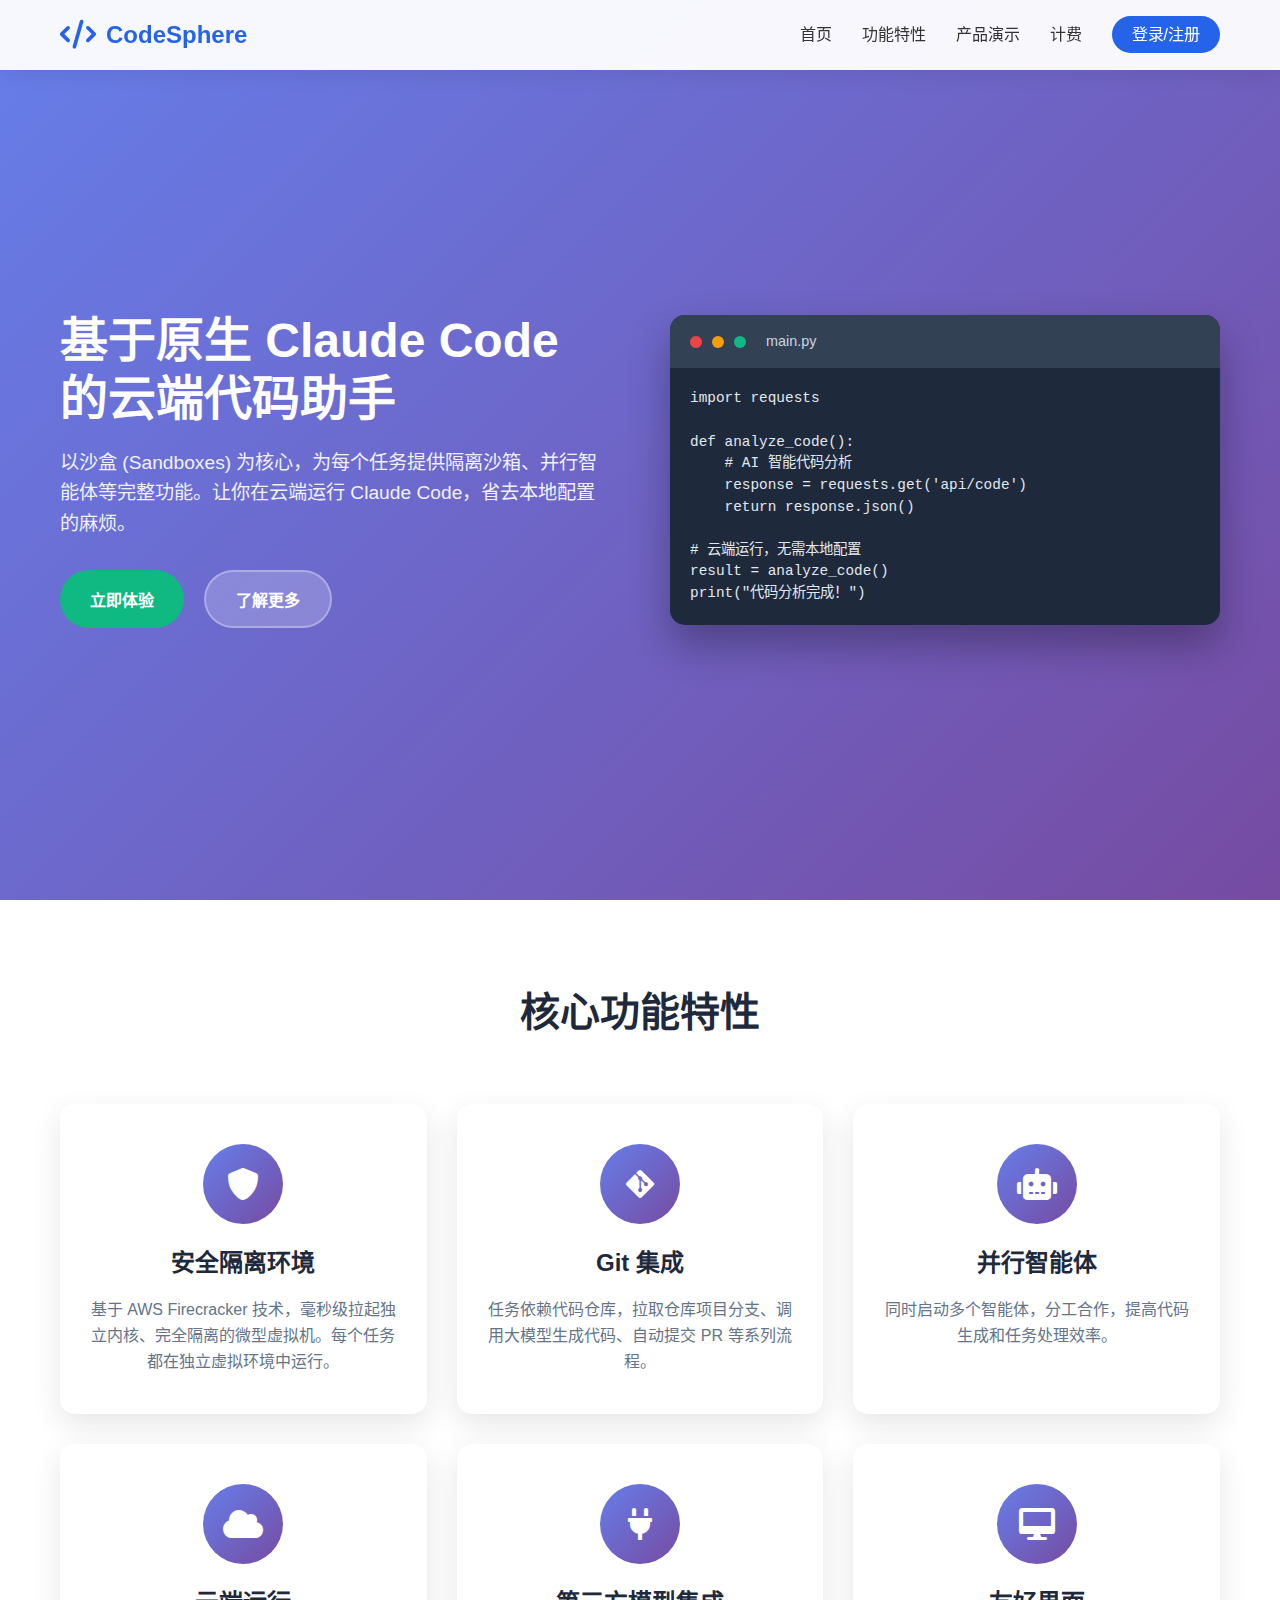
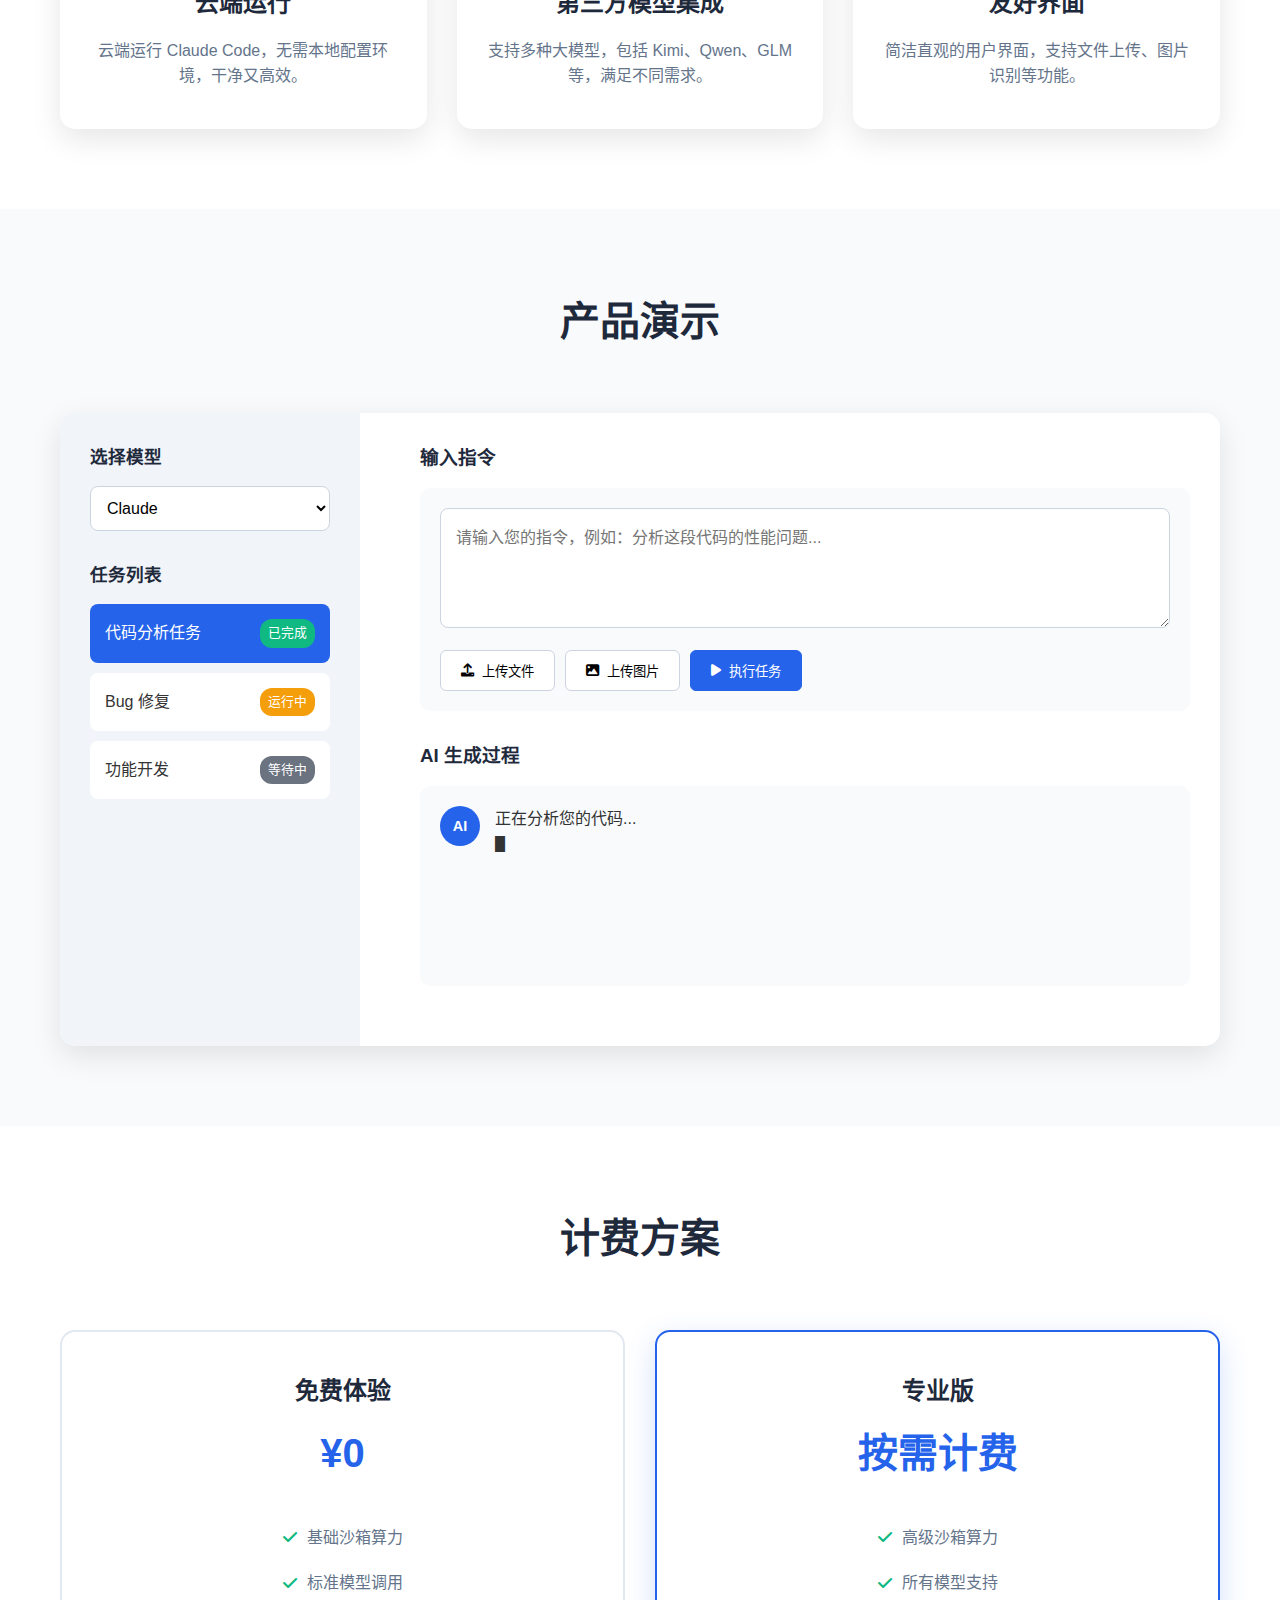
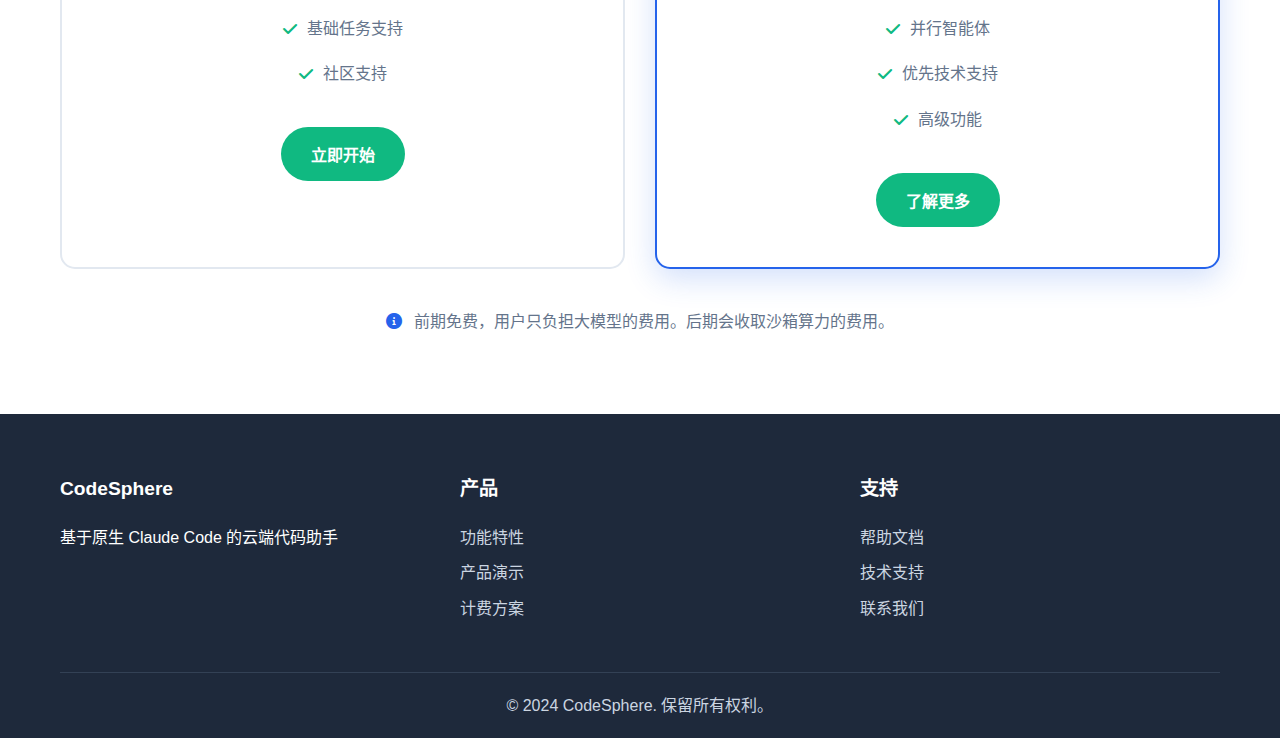
<file: index.html>
<!DOCTYPE html>
<html lang="zh-CN">
<head>
    <meta charset="UTF-8">
    <meta name="viewport" content="width=device-width, initial-scale=1.0">
    <title>CodeSphere - 云端代码助手</title>
    <link rel="stylesheet" href="styles.css">
    <link href="https://cdnjs.cloudflare.com/ajax/libs/font-awesome/6.0.0/css/all.min.css" rel="stylesheet">
</head>
<body>
    <!-- 导航栏 -->
    <nav class="navbar">
        <div class="nav-container">
            <div class="nav-logo">
                <i class="fas fa-code"></i>
                <span>CodeSphere</span>
            </div>
            <ul class="nav-menu">
                <li><a href="#home">首页</a></li>
                <li><a href="#features">功能特性</a></li>
                <li><a href="#demo">产品演示</a></li>
                <li><a href="#pricing">计费</a></li>
                <li><a href="#login" class="login-btn">登录/注册</a></li>
            </ul>
        </div>
    </nav>

    <!-- 主页横幅 -->
    <section id="home" class="hero">
        <div class="hero-container">
            <div class="hero-content">
                <h1>基于原生 Claude Code 的云端代码助手</h1>
                <p>以沙盒 (Sandboxes) 为核心，为每个任务提供隔离沙箱、并行智能体等完整功能。让你在云端运行 Claude Code，省去本地配置的麻烦。</p>
                <div class="hero-buttons">
                    <button class="btn-primary" onclick="scrollToDemo()">立即体验</button>
                    <button class="btn-secondary" onclick="scrollToFeatures()">了解更多</button>
                </div>
            </div>
            <div class="hero-image">
                <div class="code-preview">
                    <div class="code-header">
                        <span class="dot red"></span>
                        <span class="dot yellow"></span>
                        <span class="dot green"></span>
                        <span class="filename">main.py</span>
                    </div>
                    <div class="code-content">
                        <pre><code>import requests

def analyze_code():
    # AI 智能代码分析
    response = requests.get('api/code')
    return response.json()

# 云端运行，无需本地配置
result = analyze_code()
print("代码分析完成！")</code></pre>
                    </div>
                </div>
            </div>
        </div>
    </section>

    <!-- 功能特性 -->
    <section id="features" class="features">
        <div class="container">
            <h2>核心功能特性</h2>
            <div class="features-grid">
                <div class="feature-card">
                    <div class="feature-icon">
                        <i class="fas fa-shield-alt"></i>
                    </div>
                    <h3>安全隔离环境</h3>
                    <p>基于 AWS Firecracker 技术，毫秒级拉起独立内核、完全隔离的微型虚拟机。每个任务都在独立虚拟环境中运行。</p>
                </div>
                <div class="feature-card">
                    <div class="feature-icon">
                        <i class="fab fa-git-alt"></i>
                    </div>
                    <h3>Git 集成</h3>
                    <p>任务依赖代码仓库，拉取仓库项目分支、调用大模型生成代码、自动提交 PR 等系列流程。</p>
                </div>
                <div class="feature-card">
                    <div class="feature-icon">
                        <i class="fas fa-robot"></i>
                    </div>
                    <h3>并行智能体</h3>
                    <p>同时启动多个智能体，分工合作，提高代码生成和任务处理效率。</p>
                </div>
                <div class="feature-card">
                    <div class="feature-icon">
                        <i class="fas fa-cloud"></i>
                    </div>
                    <h3>云端运行</h3>
                    <p>云端运行 Claude Code，无需本地配置环境，干净又高效。</p>
                </div>
                <div class="feature-card">
                    <div class="feature-icon">
                        <i class="fas fa-plug"></i>
                    </div>
                    <h3>第三方模型集成</h3>
                    <p>支持多种大模型，包括 Kimi、Qwen、GLM 等，满足不同需求。</p>
                </div>
                <div class="feature-card">
                    <div class="feature-icon">
                        <i class="fas fa-desktop"></i>
                    </div>
                    <h3>友好界面</h3>
                    <p>简洁直观的用户界面，支持文件上传、图片识别等功能。</p>
                </div>
            </div>
        </div>
    </section>

    <!-- 产品演示 -->
    <section id="demo" class="demo">
        <div class="container">
            <h2>产品演示</h2>
            <div class="demo-container">
                <div class="demo-sidebar">
                    <div class="model-selector">
                        <h3>选择模型</h3>
                        <select id="modelSelect">
                            <option value="claude">Claude</option>
                            <option value="kimi">Kimi</option>
                            <option value="qwen">Qwen</option>
                            <option value="glm">GLM</option>
                        </select>
                    </div>
                    <div class="task-list">
                        <h3>任务列表</h3>
                        <div class="task-item active">
                            <span class="task-name">代码分析任务</span>
                            <span class="task-status completed">已完成</span>
                        </div>
                        <div class="task-item">
                            <span class="task-name">Bug 修复</span>
                            <span class="task-status running">运行中</span>
                        </div>
                        <div class="task-item">
                            <span class="task-name">功能开发</span>
                            <span class="task-status pending">等待中</span>
                        </div>
                    </div>
                </div>
                <div class="demo-main">
                    <div class="input-section">
                        <h3>输入指令</h3>
                        <div class="input-container">
                            <textarea id="userInput" placeholder="请输入您的指令，例如：分析这段代码的性能问题..."></textarea>
                            <div class="input-actions">
                                <button class="upload-btn">
                                    <i class="fas fa-upload"></i>
                                    上传文件
                                </button>
                                <button class="upload-btn">
                                    <i class="fas fa-image"></i>
                                    上传图片
                                </button>
                                <button class="submit-btn" onclick="submitTask()">
                                    <i class="fas fa-play"></i>
                                    执行任务
                                </button>
                            </div>
                        </div>
                    </div>
                    <div class="output-section">
                        <h3>AI 生成过程</h3>
                        <div class="output-container">
                            <div class="output-content" id="outputContent">
                                <div class="ai-message">
                                    <div class="ai-avatar">AI</div>
                                    <div class="ai-text">
                                        正在分析您的代码...<br>
                                        <span class="typing-indicator">▋</span>
                                    </div>
                                </div>
                            </div>
                        </div>
                    </div>
                </div>
            </div>
        </div>
    </section>

    <!-- 计费方案 -->
    <section id="pricing" class="pricing">
        <div class="container">
            <h2>计费方案</h2>
            <div class="pricing-grid">
                <div class="pricing-card">
                    <div class="pricing-header">
                        <h3>免费体验</h3>
                        <div class="price">¥0</div>
                    </div>
                    <ul class="pricing-features">
                        <li><i class="fas fa-check"></i> 基础沙箱算力</li>
                        <li><i class="fas fa-check"></i> 标准模型调用</li>
                        <li><i class="fas fa-check"></i> 基础任务支持</li>
                        <li><i class="fas fa-check"></i> 社区支持</li>
                    </ul>
                    <button class="btn-primary">立即开始</button>
                </div>
                <div class="pricing-card featured">
                    <div class="pricing-header">
                        <h3>专业版</h3>
                        <div class="price">按需计费</div>
                    </div>
                    <ul class="pricing-features">
                        <li><i class="fas fa-check"></i> 高级沙箱算力</li>
                        <li><i class="fas fa-check"></i> 所有模型支持</li>
                        <li><i class="fas fa-check"></i> 并行智能体</li>
                        <li><i class="fas fa-check"></i> 优先技术支持</li>
                        <li><i class="fas fa-check"></i> 高级功能</li>
                    </ul>
                    <button class="btn-primary">了解更多</button>
                </div>
            </div>
            <div class="pricing-note">
                <p><i class="fas fa-info-circle"></i> 前期免费，用户只负担大模型的费用。后期会收取沙箱算力的费用。</p>
            </div>
        </div>
    </section>

    <!-- 页脚 -->
    <footer class="footer">
        <div class="container">
            <div class="footer-content">
                <div class="footer-section">
                    <h4>CodeSphere</h4>
                    <p>基于原生 Claude Code 的云端代码助手</p>
                </div>
                <div class="footer-section">
                    <h4>产品</h4>
                    <ul>
                        <li><a href="#features">功能特性</a></li>
                        <li><a href="#demo">产品演示</a></li>
                        <li><a href="#pricing">计费方案</a></li>
                    </ul>
                </div>
                <div class="footer-section">
                    <h4>支持</h4>
                    <ul>
                        <li><a href="#">帮助文档</a></li>
                        <li><a href="#">技术支持</a></li>
                        <li><a href="#">联系我们</a></li>
                    </ul>
                </div>
            </div>
            <div class="footer-bottom">
                <p>&copy; 2024 CodeSphere. 保留所有权利。</p>
            </div>
        </div>
    </footer>

    <script src="script.js"></script>
</body>
</html>
</file>
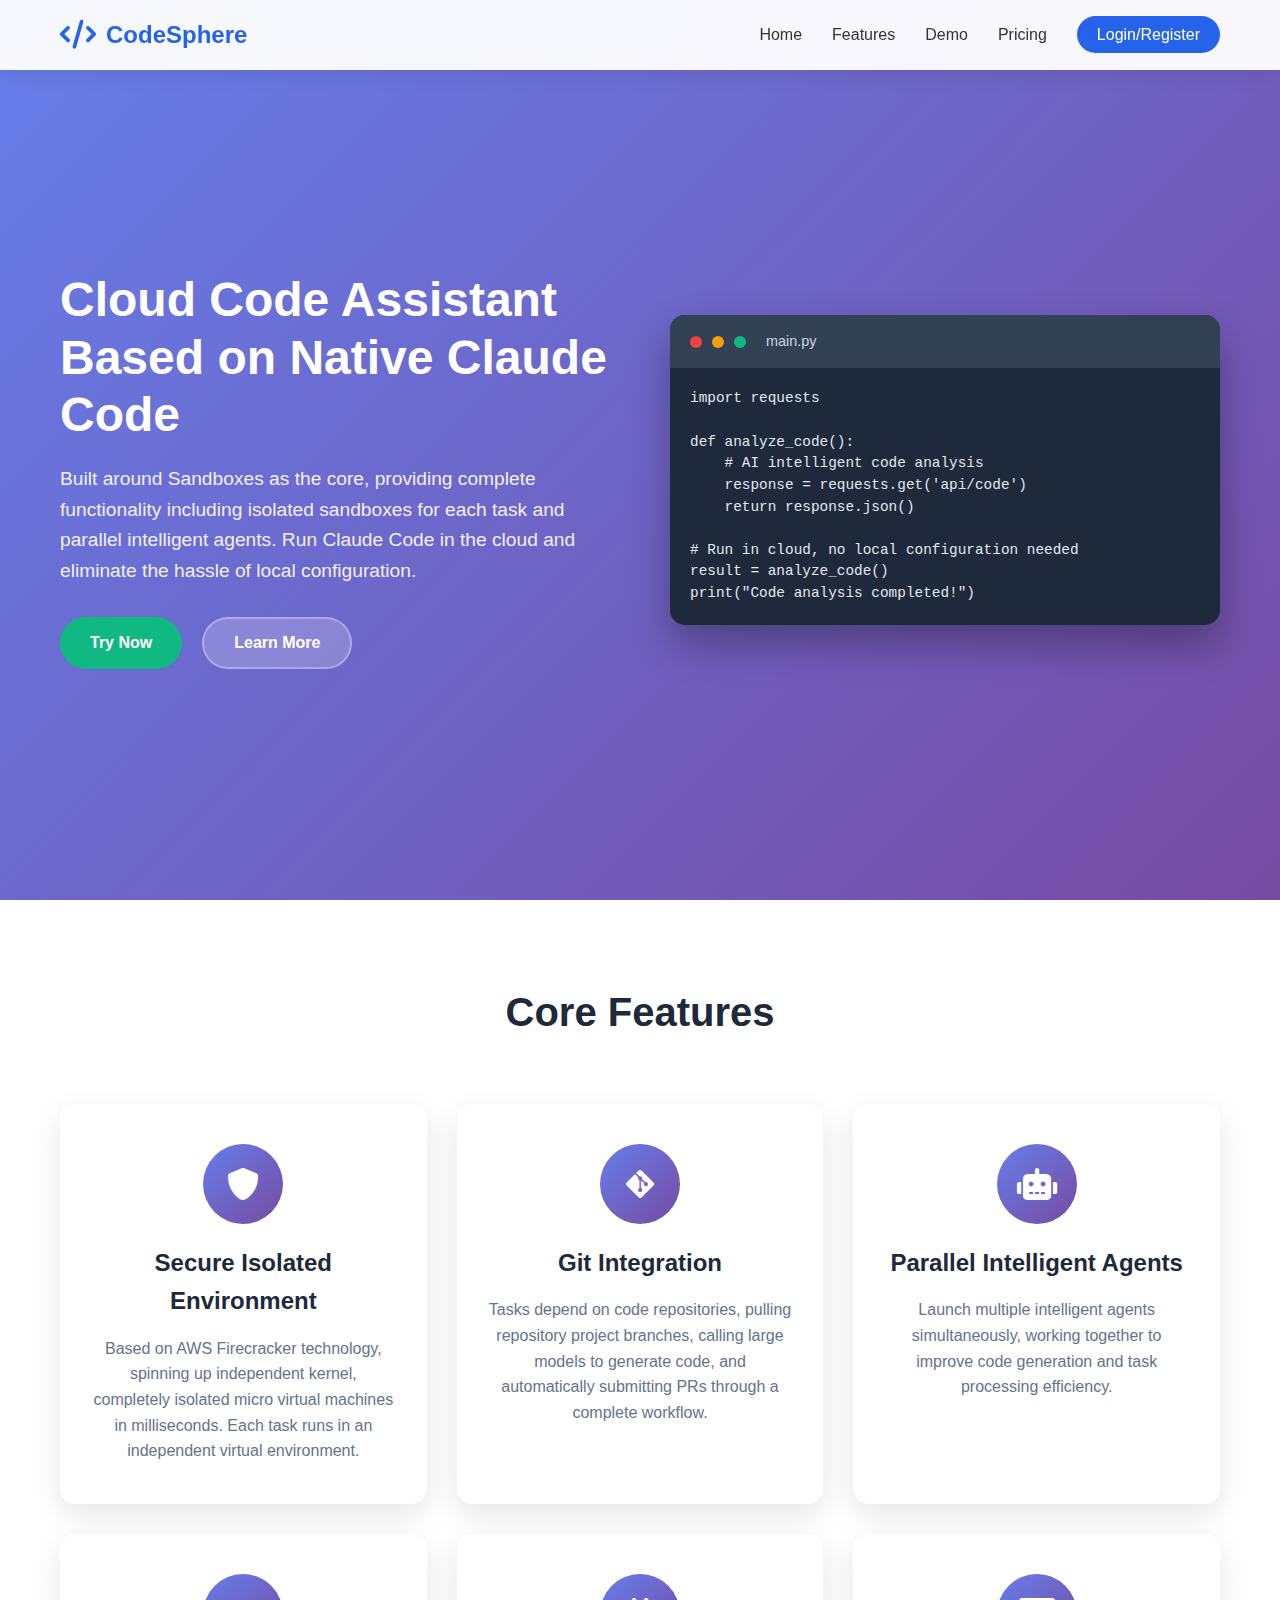
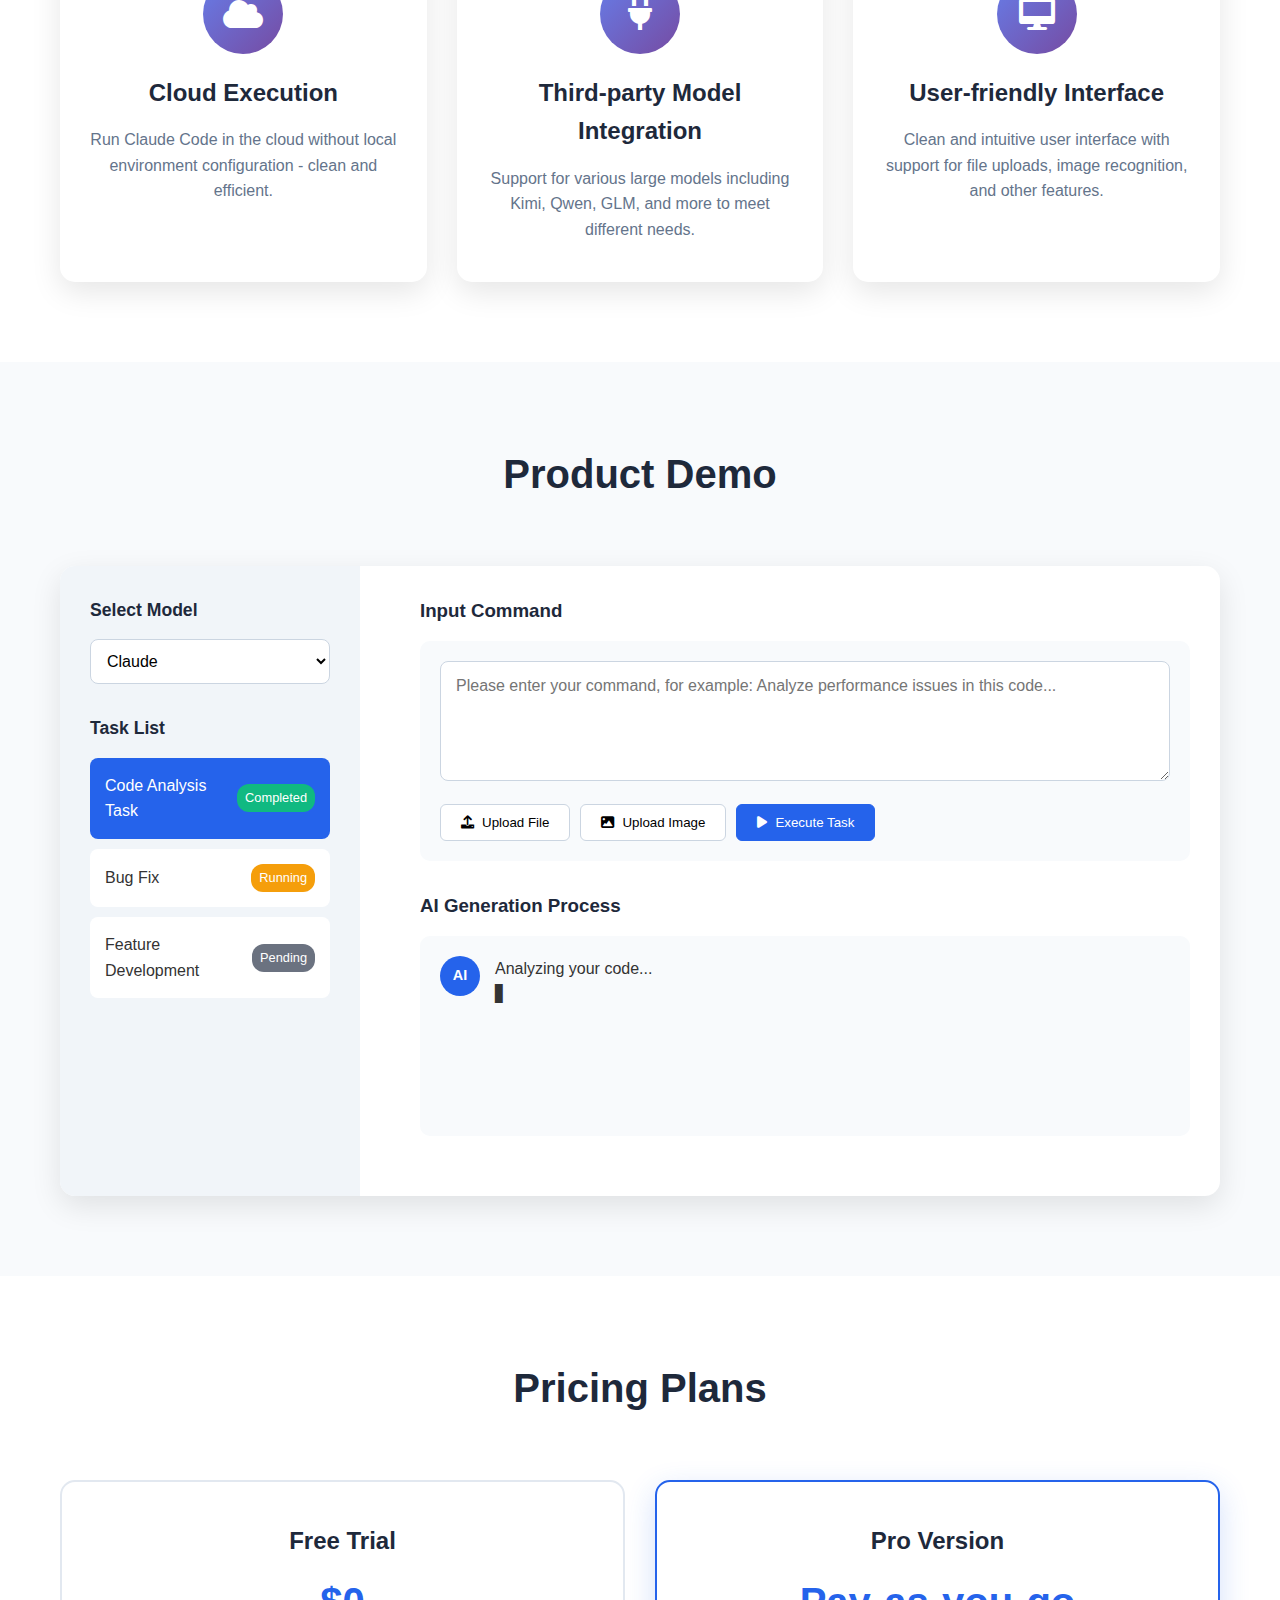
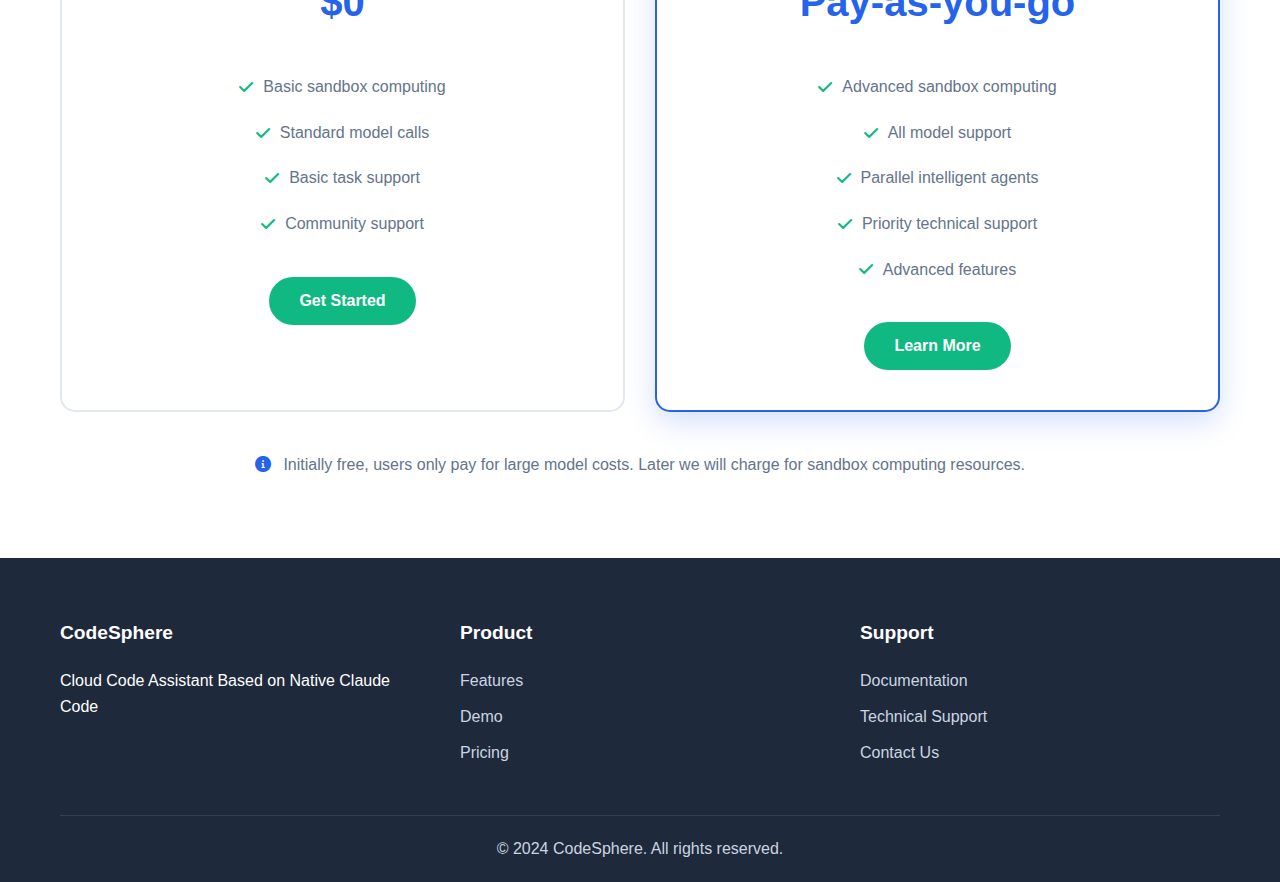
<file: index_en.html>
<!DOCTYPE html>
<html lang="en">
<head>
    <meta charset="UTF-8">
    <meta name="viewport" content="width=device-width, initial-scale=1.0">
    <title>CodeSphere - Cloud Code Assistant</title>
    <link rel="stylesheet" href="styles.css">
    <link href="https://cdnjs.cloudflare.com/ajax/libs/font-awesome/6.0.0/css/all.min.css" rel="stylesheet">
</head>
<body>
    <!-- Navigation Bar -->
    <nav class="navbar">
        <div class="nav-container">
            <div class="nav-logo">
                <i class="fas fa-code"></i>
                <span>CodeSphere</span>
            </div>
            <ul class="nav-menu">
                <li><a href="#home">Home</a></li>
                <li><a href="#features">Features</a></li>
                <li><a href="#demo">Demo</a></li>
                <li><a href="#pricing">Pricing</a></li>
                <li><a href="#login" class="login-btn">Login/Register</a></li>
            </ul>
        </div>
    </nav>

    <!-- Hero Banner -->
    <section id="home" class="hero">
        <div class="hero-container">
            <div class="hero-content">
                <h1>Cloud Code Assistant Based on Native Claude Code</h1>
                <p>Built around Sandboxes as the core, providing complete functionality including isolated sandboxes for each task and parallel intelligent agents. Run Claude Code in the cloud and eliminate the hassle of local configuration.</p>
                <div class="hero-buttons">
                    <button class="btn-primary" onclick="scrollToDemo()">Try Now</button>
                    <button class="btn-secondary" onclick="scrollToFeatures()">Learn More</button>
                </div>
            </div>
            <div class="hero-image">
                <div class="code-preview">
                    <div class="code-header">
                        <span class="dot red"></span>
                        <span class="dot yellow"></span>
                        <span class="dot green"></span>
                        <span class="filename">main.py</span>
                    </div>
                    <div class="code-content">
                        <pre><code>import requests

def analyze_code():
    # AI intelligent code analysis
    response = requests.get('api/code')
    return response.json()

# Run in cloud, no local configuration needed
result = analyze_code()
print("Code analysis completed!")</code></pre>
                    </div>
                </div>
            </div>
        </div>
    </section>

    <!-- Features -->
    <section id="features" class="features">
        <div class="container">
            <h2>Core Features</h2>
            <div class="features-grid">
                <div class="feature-card">
                    <div class="feature-icon">
                        <i class="fas fa-shield-alt"></i>
                    </div>
                    <h3>Secure Isolated Environment</h3>
                    <p>Based on AWS Firecracker technology, spinning up independent kernel, completely isolated micro virtual machines in milliseconds. Each task runs in an independent virtual environment.</p>
                </div>
                <div class="feature-card">
                    <div class="feature-icon">
                        <i class="fab fa-git-alt"></i>
                    </div>
                    <h3>Git Integration</h3>
                    <p>Tasks depend on code repositories, pulling repository project branches, calling large models to generate code, and automatically submitting PRs through a complete workflow.</p>
                </div>
                <div class="feature-card">
                    <div class="feature-icon">
                        <i class="fas fa-robot"></i>
                    </div>
                    <h3>Parallel Intelligent Agents</h3>
                    <p>Launch multiple intelligent agents simultaneously, working together to improve code generation and task processing efficiency.</p>
                </div>
                <div class="feature-card">
                    <div class="feature-icon">
                        <i class="fas fa-cloud"></i>
                    </div>
                    <h3>Cloud Execution</h3>
                    <p>Run Claude Code in the cloud without local environment configuration - clean and efficient.</p>
                </div>
                <div class="feature-card">
                    <div class="feature-icon">
                        <i class="fas fa-plug"></i>
                    </div>
                    <h3>Third-party Model Integration</h3>
                    <p>Support for various large models including Kimi, Qwen, GLM, and more to meet different needs.</p>
                </div>
                <div class="feature-card">
                    <div class="feature-icon">
                        <i class="fas fa-desktop"></i>
                    </div>
                    <h3>User-friendly Interface</h3>
                    <p>Clean and intuitive user interface with support for file uploads, image recognition, and other features.</p>
                </div>
            </div>
        </div>
    </section>

    <!-- Product Demo -->
    <section id="demo" class="demo">
        <div class="container">
            <h2>Product Demo</h2>
            <div class="demo-container">
                <div class="demo-sidebar">
                    <div class="model-selector">
                        <h3>Select Model</h3>
                        <select id="modelSelect">
                            <option value="claude">Claude</option>
                            <option value="kimi">Kimi</option>
                            <option value="qwen">Qwen</option>
                            <option value="glm">GLM</option>
                        </select>
                    </div>
                    <div class="task-list">
                        <h3>Task List</h3>
                        <div class="task-item active">
                            <span class="task-name">Code Analysis Task</span>
                            <span class="task-status completed">Completed</span>
                        </div>
                        <div class="task-item">
                            <span class="task-name">Bug Fix</span>
                            <span class="task-status running">Running</span>
                        </div>
                        <div class="task-item">
                            <span class="task-name">Feature Development</span>
                            <span class="task-status pending">Pending</span>
                        </div>
                    </div>
                </div>
                <div class="demo-main">
                    <div class="input-section">
                        <h3>Input Command</h3>
                        <div class="input-container">
                            <textarea id="userInput" placeholder="Please enter your command, for example: Analyze performance issues in this code..."></textarea>
                            <div class="input-actions">
                                <button class="upload-btn">
                                    <i class="fas fa-upload"></i>
                                    Upload File
                                </button>
                                <button class="upload-btn">
                                    <i class="fas fa-image"></i>
                                    Upload Image
                                </button>
                                <button class="submit-btn" onclick="submitTask()">
                                    <i class="fas fa-play"></i>
                                    Execute Task
                                </button>
                            </div>
                        </div>
                    </div>
                    <div class="output-section">
                        <h3>AI Generation Process</h3>
                        <div class="output-container">
                            <div class="output-content" id="outputContent">
                                <div class="ai-message">
                                    <div class="ai-avatar">AI</div>
                                    <div class="ai-text">
                                        Analyzing your code...<br>
                                        <span class="typing-indicator">▋</span>
                                    </div>
                                </div>
                            </div>
                        </div>
                    </div>
                </div>
            </div>
        </div>
    </section>

    <!-- Pricing Plans -->
    <section id="pricing" class="pricing">
        <div class="container">
            <h2>Pricing Plans</h2>
            <div class="pricing-grid">
                <div class="pricing-card">
                    <div class="pricing-header">
                        <h3>Free Trial</h3>
                        <div class="price">$0</div>
                    </div>
                    <ul class="pricing-features">
                        <li><i class="fas fa-check"></i> Basic sandbox computing</li>
                        <li><i class="fas fa-check"></i> Standard model calls</li>
                        <li><i class="fas fa-check"></i> Basic task support</li>
                        <li><i class="fas fa-check"></i> Community support</li>
                    </ul>
                    <button class="btn-primary">Get Started</button>
                </div>
                <div class="pricing-card featured">
                    <div class="pricing-header">
                        <h3>Pro Version</h3>
                        <div class="price">Pay-as-you-go</div>
                    </div>
                    <ul class="pricing-features">
                        <li><i class="fas fa-check"></i> Advanced sandbox computing</li>
                        <li><i class="fas fa-check"></i> All model support</li>
                        <li><i class="fas fa-check"></i> Parallel intelligent agents</li>
                        <li><i class="fas fa-check"></i> Priority technical support</li>
                        <li><i class="fas fa-check"></i> Advanced features</li>
                    </ul>
                    <button class="btn-primary">Learn More</button>
                </div>
            </div>
            <div class="pricing-note">
                <p><i class="fas fa-info-circle"></i> Initially free, users only pay for large model costs. Later we will charge for sandbox computing resources.</p>
            </div>
        </div>
    </section>

    <!-- Footer -->
    <footer class="footer">
        <div class="container">
            <div class="footer-content">
                <div class="footer-section">
                    <h4>CodeSphere</h4>
                    <p>Cloud Code Assistant Based on Native Claude Code</p>
                </div>
                <div class="footer-section">
                    <h4>Product</h4>
                    <ul>
                        <li><a href="#features">Features</a></li>
                        <li><a href="#demo">Demo</a></li>
                        <li><a href="#pricing">Pricing</a></li>
                    </ul>
                </div>
                <div class="footer-section">
                    <h4>Support</h4>
                    <ul>
                        <li><a href="#">Documentation</a></li>
                        <li><a href="#">Technical Support</a></li>
                        <li><a href="#">Contact Us</a></li>
                    </ul>
                </div>
            </div>
            <div class="footer-bottom">
                <p>&copy; 2024 CodeSphere. All rights reserved.</p>
            </div>
        </div>
    </footer>

    <script src="script_en.js"></script>
</body>
</html>
</file>
<file: styles.css>
/* 全局样式 */
* {
    margin: 0;
    padding: 0;
    box-sizing: border-box;
}

body {
    font-family: 'Segoe UI', Tahoma, Geneva, Verdana, sans-serif;
    line-height: 1.6;
    color: #333;
    background-color: #f8fafc;
}

.container {
    max-width: 1200px;
    margin: 0 auto;
    padding: 0 20px;
}

/* 导航栏 */
.navbar {
    background: rgba(255, 255, 255, 0.95);
    backdrop-filter: blur(10px);
    position: fixed;
    top: 0;
    width: 100%;
    z-index: 1000;
    box-shadow: 0 2px 20px rgba(0, 0, 0, 0.1);
}

.nav-container {
    max-width: 1200px;
    margin: 0 auto;
    padding: 0 20px;
    display: flex;
    justify-content: space-between;
    align-items: center;
    height: 70px;
}

.nav-logo {
    display: flex;
    align-items: center;
    font-size: 1.5rem;
    font-weight: bold;
    color: #2563eb;
}

.nav-logo i {
    margin-right: 10px;
    font-size: 1.8rem;
}

.nav-menu {
    display: flex;
    list-style: none;
    align-items: center;
}

.nav-menu li {
    margin-left: 30px;
}

.nav-menu a {
    text-decoration: none;
    color: #333;
    font-weight: 500;
    transition: color 0.3s ease;
}

.nav-menu a:hover {
    color: #2563eb;
}

.login-btn {
    background: #2563eb;
    color: white !important;
    padding: 10px 20px;
    border-radius: 25px;
    transition: background-color 0.3s ease;
}

.login-btn:hover {
    background: #1d4ed8;
}

/* 主页横幅 */
.hero {
    padding: 120px 0 80px;
    background: linear-gradient(135deg, #667eea 0%, #764ba2 100%);
    color: white;
    min-height: 100vh;
    display: flex;
    align-items: center;
}

.hero-container {
    max-width: 1200px;
    margin: 0 auto;
    padding: 0 20px;
    display: grid;
    grid-template-columns: 1fr 1fr;
    gap: 60px;
    align-items: center;
}

.hero-content h1 {
    font-size: 3rem;
    font-weight: bold;
    margin-bottom: 20px;
    line-height: 1.2;
}

.hero-content p {
    font-size: 1.2rem;
    margin-bottom: 30px;
    opacity: 0.9;
}

.hero-buttons {
    display: flex;
    gap: 20px;
}

.btn-primary, .btn-secondary {
    padding: 15px 30px;
    border: none;
    border-radius: 30px;
    font-size: 1rem;
    font-weight: 600;
    cursor: pointer;
    transition: all 0.3s ease;
    text-decoration: none;
    display: inline-block;
}

.btn-primary {
    background: #10b981;
    color: white;
}

.btn-primary:hover {
    background: #059669;
    transform: translateY(-2px);
}

.btn-secondary {
    background: rgba(255, 255, 255, 0.2);
    color: white;
    border: 2px solid rgba(255, 255, 255, 0.3);
}

.btn-secondary:hover {
    background: rgba(255, 255, 255, 0.3);
    transform: translateY(-2px);
}

/* 代码预览 */
.code-preview {
    background: #1e293b;
    border-radius: 15px;
    overflow: hidden;
    box-shadow: 0 20px 40px rgba(0, 0, 0, 0.3);
}

.code-header {
    background: #334155;
    padding: 15px 20px;
    display: flex;
    align-items: center;
    gap: 10px;
}

.dot {
    width: 12px;
    height: 12px;
    border-radius: 50%;
}

.dot.red { background: #ef4444; }
.dot.yellow { background: #f59e0b; }
.dot.green { background: #10b981; }

.filename {
    color: #cbd5e1;
    font-size: 0.9rem;
    margin-left: 10px;
}

.code-content {
    padding: 20px;
}

.code-content pre {
    color: #e2e8f0;
    font-family: 'Monaco', 'Menlo', 'Ubuntu Mono', monospace;
    font-size: 0.9rem;
    line-height: 1.5;
}

/* 功能特性 */
.features {
    padding: 80px 0;
    background: white;
}

.features h2 {
    text-align: center;
    font-size: 2.5rem;
    margin-bottom: 60px;
    color: #1e293b;
}

.features-grid {
    display: grid;
    grid-template-columns: repeat(auto-fit, minmax(350px, 1fr));
    gap: 30px;
}

.feature-card {
    background: white;
    padding: 40px 30px;
    border-radius: 15px;
    box-shadow: 0 10px 30px rgba(0, 0, 0, 0.1);
    text-align: center;
    transition: transform 0.3s ease, box-shadow 0.3s ease;
}

.feature-card:hover {
    transform: translateY(-5px);
    box-shadow: 0 20px 40px rgba(0, 0, 0, 0.15);
}

.feature-icon {
    width: 80px;
    height: 80px;
    background: linear-gradient(135deg, #667eea 0%, #764ba2 100%);
    border-radius: 50%;
    display: flex;
    align-items: center;
    justify-content: center;
    margin: 0 auto 20px;
}

.feature-icon i {
    font-size: 2rem;
    color: white;
}

.feature-card h3 {
    font-size: 1.5rem;
    margin-bottom: 15px;
    color: #1e293b;
}

.feature-card p {
    color: #64748b;
    line-height: 1.6;
}

/* 产品演示 */
.demo {
    padding: 80px 0;
    background: #f8fafc;
}

.demo h2 {
    text-align: center;
    font-size: 2.5rem;
    margin-bottom: 60px;
    color: #1e293b;
}

.demo-container {
    display: grid;
    grid-template-columns: 300px 1fr;
    gap: 30px;
    background: white;
    border-radius: 15px;
    box-shadow: 0 10px 30px rgba(0, 0, 0, 0.1);
    overflow: hidden;
}

.demo-sidebar {
    background: #f1f5f9;
    padding: 30px;
}

.model-selector h3, .task-list h3 {
    margin-bottom: 15px;
    color: #1e293b;
    font-size: 1.1rem;
}

.model-selector select {
    width: 100%;
    padding: 12px;
    border: 1px solid #cbd5e1;
    border-radius: 8px;
    background: white;
    font-size: 1rem;
}

.task-list {
    margin-top: 30px;
}

.task-item {
    display: flex;
    justify-content: space-between;
    align-items: center;
    padding: 15px;
    background: white;
    border-radius: 8px;
    margin-bottom: 10px;
    cursor: pointer;
    transition: background-color 0.3s ease;
}

.task-item:hover {
    background: #e2e8f0;
}

.task-item.active {
    background: #2563eb;
    color: white;
}

.task-status {
    font-size: 0.8rem;
    padding: 4px 8px;
    border-radius: 12px;
    font-weight: 500;
}

.task-status.completed {
    background: #10b981;
    color: white;
}

.task-status.running {
    background: #f59e0b;
    color: white;
}

.task-status.pending {
    background: #6b7280;
    color: white;
}

.demo-main {
    padding: 30px;
}

.input-section, .output-section {
    margin-bottom: 30px;
}

.input-section h3, .output-section h3 {
    margin-bottom: 15px;
    color: #1e293b;
}

.input-container {
    background: #f8fafc;
    border-radius: 10px;
    padding: 20px;
}

#userInput {
    width: 100%;
    min-height: 120px;
    padding: 15px;
    border: 1px solid #cbd5e1;
    border-radius: 8px;
    font-size: 1rem;
    font-family: inherit;
    resize: vertical;
    margin-bottom: 15px;
}

.input-actions {
    display: flex;
    gap: 10px;
    flex-wrap: wrap;
}

.upload-btn, .submit-btn {
    padding: 10px 20px;
    border: 1px solid #cbd5e1;
    border-radius: 6px;
    background: white;
    cursor: pointer;
    transition: all 0.3s ease;
    display: flex;
    align-items: center;
    gap: 8px;
}

.upload-btn:hover {
    background: #f1f5f9;
}

.submit-btn {
    background: #2563eb;
    color: white;
    border-color: #2563eb;
}

.submit-btn:hover {
    background: #1d4ed8;
}

.output-container {
    background: #f8fafc;
    border-radius: 10px;
    padding: 20px;
    min-height: 200px;
}

.ai-message {
    display: flex;
    gap: 15px;
    align-items: flex-start;
}

.ai-avatar {
    width: 40px;
    height: 40px;
    background: #2563eb;
    color: white;
    border-radius: 50%;
    display: flex;
    align-items: center;
    justify-content: center;
    font-weight: bold;
    font-size: 0.9rem;
}

.ai-text {
    flex: 1;
    line-height: 1.6;
}

.typing-indicator {
    animation: blink 1s infinite;
}

@keyframes blink {
    0%, 50% { opacity: 1; }
    51%, 100% { opacity: 0; }
}

/* 计费方案 */
.pricing {
    padding: 80px 0;
    background: white;
}

.pricing h2 {
    text-align: center;
    font-size: 2.5rem;
    margin-bottom: 60px;
    color: #1e293b;
}

.pricing-grid {
    display: grid;
    grid-template-columns: repeat(auto-fit, minmax(300px, 1fr));
    gap: 30px;
    margin-bottom: 40px;
}

.pricing-card {
    background: white;
    border: 2px solid #e2e8f0;
    border-radius: 15px;
    padding: 40px 30px;
    text-align: center;
    transition: transform 0.3s ease, box-shadow 0.3s ease;
}

.pricing-card:hover {
    transform: translateY(-5px);
    box-shadow: 0 20px 40px rgba(0, 0, 0, 0.1);
}

.pricing-card.featured {
    border-color: #2563eb;
    box-shadow: 0 10px 30px rgba(37, 99, 235, 0.2);
}

.pricing-header h3 {
    font-size: 1.5rem;
    margin-bottom: 10px;
    color: #1e293b;
}

.price {
    font-size: 2.5rem;
    font-weight: bold;
    color: #2563eb;
    margin-bottom: 30px;
}

.pricing-features {
    list-style: none;
    margin-bottom: 30px;
}

.pricing-features li {
    padding: 10px 0;
    display: flex;
    align-items: center;
    justify-content: center;
    gap: 10px;
    color: #64748b;
}

.pricing-features i {
    color: #10b981;
}

.pricing-note {
    text-align: center;
    color: #64748b;
}

.pricing-note i {
    margin-right: 8px;
    color: #2563eb;
}

/* 页脚 */
.footer {
    background: #1e293b;
    color: white;
    padding: 60px 0 20px;
}

.footer-content {
    display: grid;
    grid-template-columns: repeat(auto-fit, minmax(250px, 1fr));
    gap: 40px;
    margin-bottom: 40px;
}

.footer-section h4 {
    margin-bottom: 20px;
    font-size: 1.2rem;
}

.footer-section ul {
    list-style: none;
}

.footer-section ul li {
    margin-bottom: 10px;
}

.footer-section ul li a {
    color: #cbd5e1;
    text-decoration: none;
    transition: color 0.3s ease;
}

.footer-section ul li a:hover {
    color: white;
}

.footer-bottom {
    text-align: center;
    padding-top: 20px;
    border-top: 1px solid #334155;
    color: #cbd5e1;
}

/* 响应式设计 */
@media (max-width: 768px) {
    .nav-menu {
        display: none;
    }
    
    .hero-container {
        grid-template-columns: 1fr;
        text-align: center;
    }
    
    .hero-content h1 {
        font-size: 2rem;
    }
    
    .hero-buttons {
        justify-content: center;
        flex-wrap: wrap;
    }
    
    .demo-container {
        grid-template-columns: 1fr;
    }
    
    .features-grid {
        grid-template-columns: 1fr;
    }
    
    .pricing-grid {
        grid-template-columns: 1fr;
    }
    
    .input-actions {
        justify-content: center;
    }
}

@media (max-width: 480px) {
    .container {
        padding: 0 15px;
    }
    
    .hero {
        padding: 100px 0 60px;
    }
    
    .hero-content h1 {
        font-size: 1.8rem;
    }
    
    .features h2, .demo h2, .pricing h2 {
        font-size: 2rem;
    }
}
</file>
